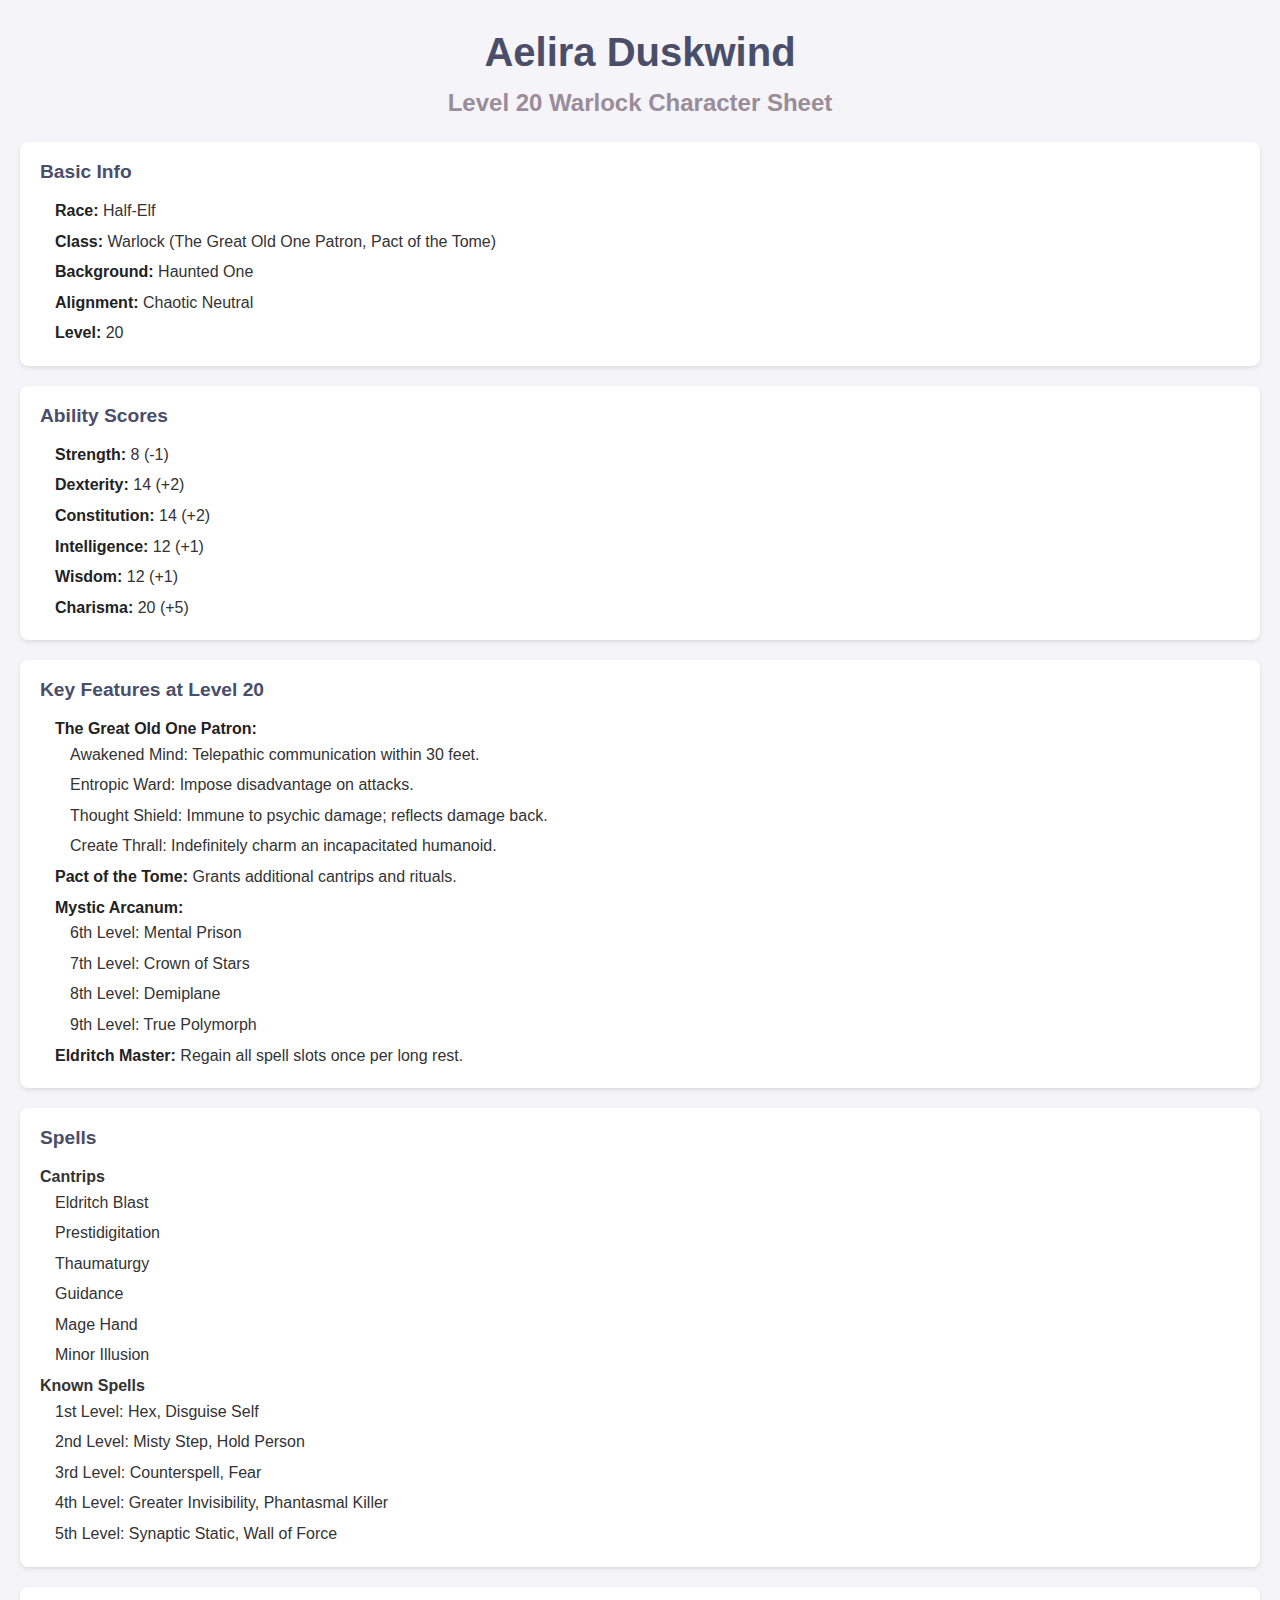
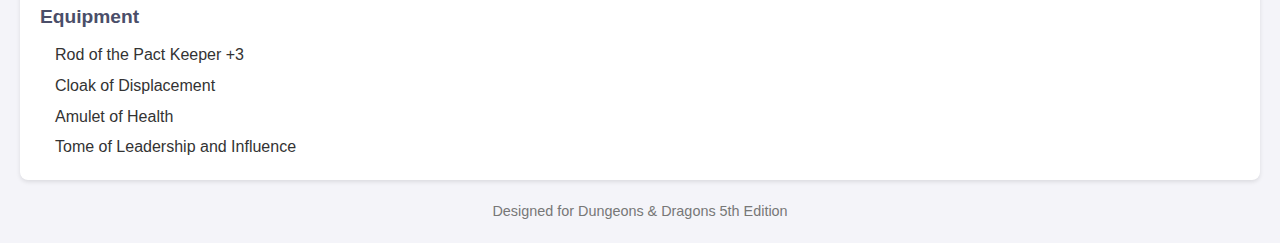
<file: CharacterSheet.html>
<!DOCTYPE html>
<html lang="en">
<head>
    <meta charset="UTF-8">
    <meta name="viewport" content="width=device-width, initial-scale=1.0">
    <title>Aelira Duskwind - Character Sheet</title>
    <link rel="stylesheet" href="CharSheetCss.css">
</head>
<body>
    <header>
        <h1>Aelira Duskwind</h1>
        <h2>Level 20 Warlock Character Sheet</h2>
    </header>

    <main>
        <section>
            <h3>Basic Info</h3>
            <ul>
                <li><strong>Race:</strong> Half-Elf</li>
                <li><strong>Class:</strong> Warlock (The Great Old One Patron, Pact of the Tome)</li>
                <li><strong>Background:</strong> Haunted One</li>
                <li><strong>Alignment:</strong> Chaotic Neutral</li>
                <li><strong>Level:</strong> 20</li>
            </ul>
        </section>

        <section>
            <h3>Ability Scores</h3>
            <ul>
                <li><strong>Strength:</strong> 8 (-1)</li>
                <li><strong>Dexterity:</strong> 14 (+2)</li>
                <li><strong>Constitution:</strong> 14 (+2)</li>
                <li><strong>Intelligence:</strong> 12 (+1)</li>
                <li><strong>Wisdom:</strong> 12 (+1)</li>
                <li><strong>Charisma:</strong> 20 (+5)</li>
            </ul>
        </section>

        <section>
            <h3>Key Features at Level 20</h3>
            <ul>
                <li><strong>The Great Old One Patron:</strong>
                    <ul>
                        <li>Awakened Mind: Telepathic communication within 30 feet.</li>
                        <li>Entropic Ward: Impose disadvantage on attacks.</li>
                        <li>Thought Shield: Immune to psychic damage; reflects damage back.</li>
                        <li>Create Thrall: Indefinitely charm an incapacitated humanoid.</li>
                    </ul>
                </li>
                <li><strong>Pact of the Tome:</strong> Grants additional cantrips and rituals.</li>
                <li><strong>Mystic Arcanum:</strong>
                    <ul>
                        <li>6th Level: Mental Prison</li>
                        <li>7th Level: Crown of Stars</li>
                        <li>8th Level: Demiplane</li>
                        <li>9th Level: True Polymorph</li>
                    </ul>
                </li>
                <li><strong>Eldritch Master:</strong> Regain all spell slots once per long rest.</li>
            </ul>
        </section>

        <section>
            <h3>Spells</h3>
            <h4>Cantrips</h4>
            <ul>
                <li>Eldritch Blast</li>
                <li>Prestidigitation</li>
                <li>Thaumaturgy</li>
                <li>Guidance</li>
                <li>Mage Hand</li>
                <li>Minor Illusion</li>
            </ul>
            <h4>Known Spells</h4>
            <ul>
                <li>1st Level: Hex, Disguise Self</li>
                <li>2nd Level: Misty Step, Hold Person</li>
                <li>3rd Level: Counterspell, Fear</li>
                <li>4th Level: Greater Invisibility, Phantasmal Killer</li>
                <li>5th Level: Synaptic Static, Wall of Force</li>
            </ul>
        </section>

        <section>
            <h3>Equipment</h3>
            <ul>
                <li>Rod of the Pact Keeper +3</li>
                <li>Cloak of Displacement</li>
                <li>Amulet of Health</li>
                <li>Tome of Leadership and Influence</li>
            </ul>
        </section>
    </main>

    <footer>
        <p>Designed for Dungeons & Dragons 5th Edition</p>
    </footer>
</body>
</html>
</file>
<file: CharSheetCss.css>
/* General Reset */
* {
    margin: 0;
    padding: 0;
    box-sizing: border-box;
}

/* Body and Typography */
body {
    font-family: 'Arial', sans-serif;
    line-height: 1.6;
    background-color: #f4f4f9;
    color: #333;
    padding: 20px;
}

/* Header */
header {
    text-align: center;
    margin-bottom: 20px;
}

header h1 {
    font-size: 2.5rem;
    color: #4a4e69;
}

header h2 {
    font-size: 1.5rem;
    color: #9a8c98;
}

/* Sections */
section {
    background: #fff;
    padding: 15px 20px;
    margin-bottom: 20px;
    border-radius: 8px;
    box-shadow: 0 2px 4px rgba(0, 0, 0, 0.1);
}

section h3 {
    color: #4a4e69;
    margin-bottom: 10px;
    font-size: 1.2rem;
}

section ul {
    list-style-type: none;
    padding-left: 15px;
}

section ul li {
    margin-bottom: 5px;
}

section ul li strong {
    color: #222;
}

/* Footer */
footer {
    text-align: center;
    margin-top: 20px;
    font-size: 0.9rem;
    color: #777;
}
</file>
